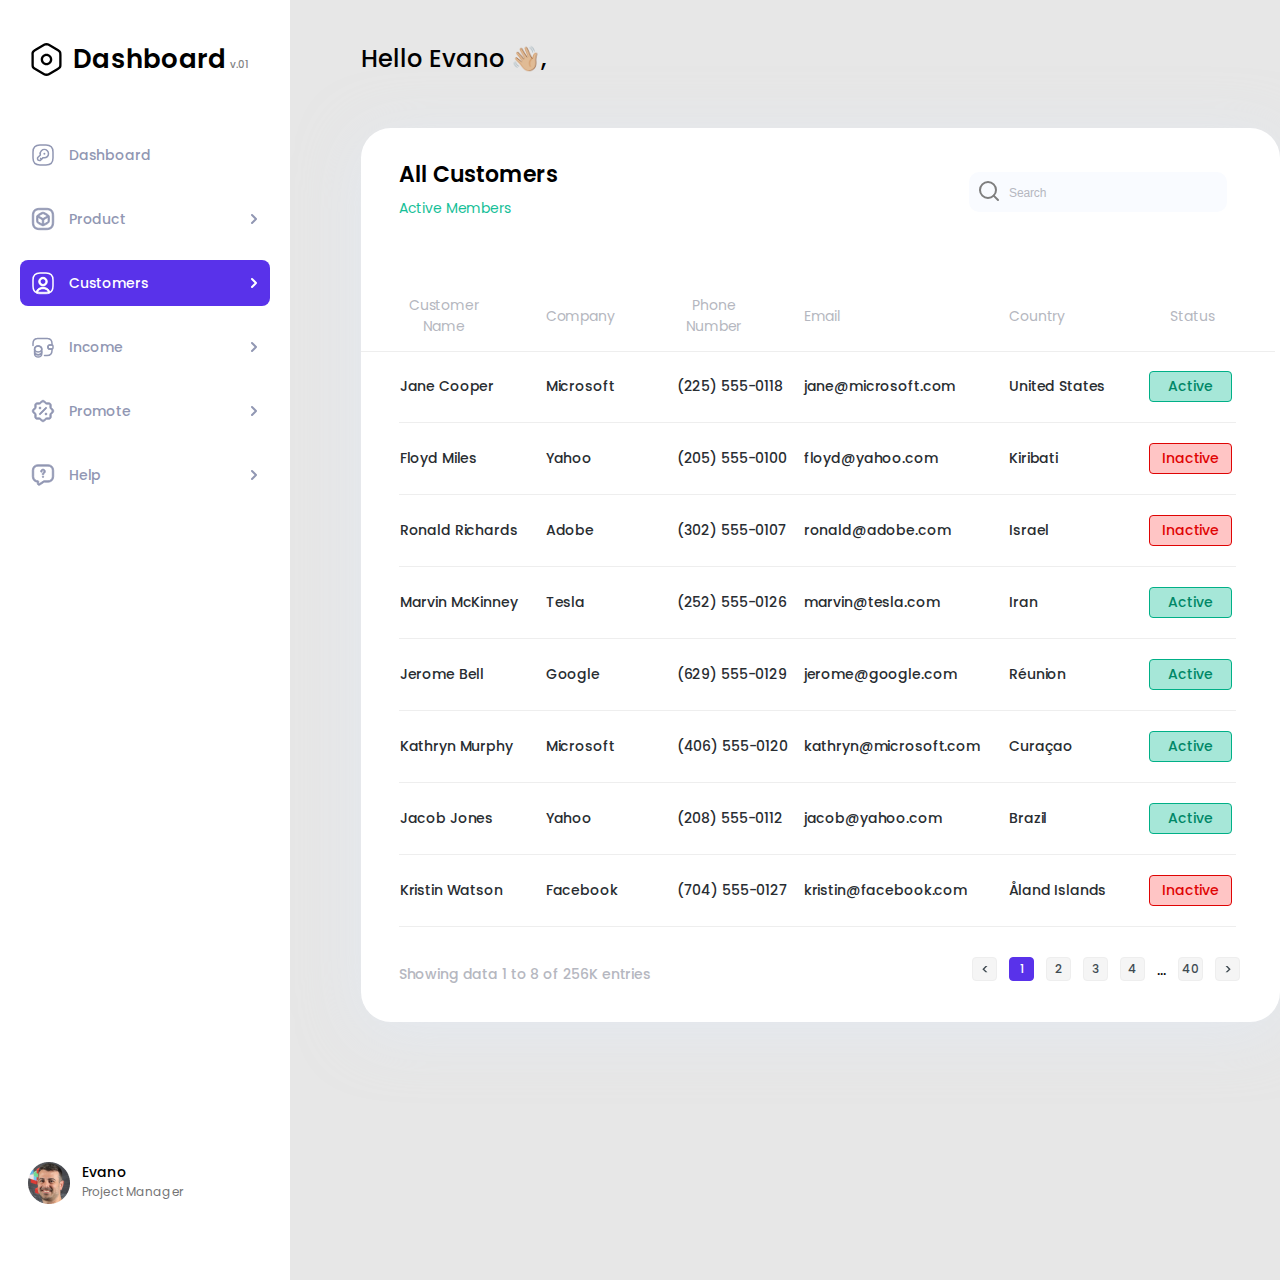
<file: index.html>
<!DOCTYPE html>
<html lang="en">
  <head>
    <meta charset="UTF-8" />
    <meta http-equiv="X-UA-Compatible" content="IE=edge" />
    <meta name="viewport" content="width=device-width, initial-scale=1.0" />
    <title>Dashboard</title>
    <link rel="preconnect" href="https://fonts.googleapis.com" />
    <link rel="preconnect" href="https://fonts.gstatic.com" crossorigin />
    <link
      href="https://fonts.googleapis.com/css2?family=Poppins:wght@400;500;600&display=swap"
      rel="stylesheet"
    />
    <link rel="stylesheet" href="./css/main.min.css" />
  </head>
  <body>
    <section class="main-section">
      <div class="menu">
        <nav class="menu__navigation">
          <div class="menu__logo">
            <a href="index.html" class="menu__logo-link link">
              <svg class="menu__logo-icon">
                <use href="./images/sprite.svg#logo-icon"></use>
              </svg>
              <p class="menu__logo-text">Dashboard</p>
            </a>
            <p class="menu__logo-version">v.01</p>
          </div>

          <ul class="menu__list list">
            <li class="menu__list-item">
              <a href="" class="menu__list-link link">
                <svg class="menu__list-icon">
                  <use href="./images/sprite.svg#dashboard-icon"></use>
                </svg>
                <p class="menu__list-text">Dashboard</p>
              </a>
            </li>
            <li class="menu__list-item">
              <a href="" class="menu__list-link link">
                <svg class="menu__list-icon">
                  <use href="./images/sprite.svg#product-icon"></use>
                </svg>
                <p class="menu__list-text">Product</p>
                <svg class="menu__list-arrow">
                  <use href="./images/sprite.svg#menu-arrow-icon"></use>
                </svg>
              </a>
            </li>
            <li class="menu__list-item menu__list-item_pushed">
              <a href="" class="menu__list-link link">
                <svg class="menu__list-icon">
                  <use href="./images/sprite.svg#customers-icon"></use>
                </svg>
                <p class="menu__list-text">Customers</p>
                <svg class="menu__list-arrow">
                  <use href="./images/sprite.svg#menu-arrow-icon"></use>
                </svg>
              </a>
            </li>
            <li class="menu__list-item">
              <a href="" class="menu__list-link link">
                <svg class="menu__list-icon">
                  <use href="./images/sprite.svg#income-icon"></use>
                </svg>
                <p class="menu__list-text">Income</p>
                <svg class="menu__list-arrow">
                  <use href="./images/sprite.svg#menu-arrow-icon"></use>
                </svg>
              </a>
            </li>
            <li class="menu__list-item">
              <a href="" class="menu__list-link link">
                <svg class="menu__list-icon">
                  <use href="./images/sprite.svg#promote-icon"></use>
                </svg>
                <p class="menu__list-text">Promote</p>
                <svg class="menu__list-arrow">
                  <use href="./images/sprite.svg#menu-arrow-icon"></use>
                </svg>
              </a>
            </li>
            <li class="menu__list-item">
              <a href="" class="menu__list-link link">
                <svg class="menu__list-icon">
                  <use href="./images/sprite.svg#help-icon"></use>
                </svg>
                <p class="menu__list-text">Help</p>
                <svg class="menu__list-arrow">
                  <use href="./images/sprite.svg#menu-arrow-icon"></use>
                </svg>
              </a>
            </li>
          </ul>

          <button class="menu__burger-btn" data-menu-open>
            <svg class="menu__burger-btn-icon">
              <use href="./images/sprite.svg#menu-icon"></use>
            </svg>
          </button>
        </nav>

        <div class="menu__user">
          <a href="" class="menu__user-link link">
            <img
              class="menu__user-photo"
              src="./images/user-photo.png"
              alt="user-photo"
            />
            <div class="menu__user-text">
              <p class="menu__user-name">Evano</p>
              <p class="menu__user-position">Project Manager</p>
            </div>
          </a>
        </div>
      </div>

      <div class="mobile-menu visually-hidden" data-menu>
        <div class="mobile-menu__div">
          <button class="mobile-menu__close-btn" data-menu-close>
            <svg class="mobile-menu__close-btn-icon">
              <use href="./images/sprite.svg#close-icon"></use>
            </svg>
          </button>

          <nav class="mobile-menu__nav">
            <ul class="list mobile-menu__list">
              <li class="mobile-menu__list-item">
                <a href="" class="mobile-menu__list-link link">
                  <svg class="mobile-menu__list-icon">
                    <use href="./images/sprite.svg#dashboard-icon"></use>
                  </svg>
                  <p class="mobile-menu__list-text">Dashboard</p>
                </a>
              </li>
              <li class="mobile-menu__list-item">
                <a href="" class="mobile-menu__list-link link">
                  <svg class="mobile-menu__list-icon">
                    <use href="./images/sprite.svg#product-icon"></use>
                  </svg>
                  <p class="mobile-menu__list-text">Product</p>
                  <svg class="mobile-menu__list-arrow">
                    <use href="./images/sprite.svg#menu-arrow-icon"></use>
                  </svg>
                </a>
              </li>
              <li class="mobile-menu__list-item mobile-menu__list-item_pushed">
                <a href="" class="mobile-menu__list-link link">
                  <svg class="mobile-menu__list-icon">
                    <use href="./images/sprite.svg#customers-icon"></use>
                  </svg>
                  <p class="mobile-menu__list-text">Customers</p>
                  <svg class="mobile-menu__list-arrow">
                    <use href="./images/sprite.svg#menu-arrow-icon"></use>
                  </svg>
                </a>
              </li>
              <li class="mobile-menu__list-item">
                <a href="" class="mobile-menu__list-link link">
                  <svg class="mobile-menu__list-icon">
                    <use href="./images/sprite.svg#income-icon"></use>
                  </svg>
                  <p class="mobile-menu__list-text">Income</p>
                  <svg class="mobile-menu__list-arrow">
                    <use href="./images/sprite.svg#menu-arrow-icon"></use>
                  </svg>
                </a>
              </li>
              <li class="mobile-menu__list-item">
                <a href="" class="mobile-menu__list-link link">
                  <svg class="mobile-menu__list-icon">
                    <use href="./images/sprite.svg#promote-icon"></use>
                  </svg>
                  <p class="mobile-menu__list-text">Promote</p>
                  <svg class="mobile-menu__list-arrow">
                    <use href="./images/sprite.svg#menu-arrow-icon"></use>
                  </svg>
                </a>
              </li>
              <li class="mobile-menu__list-item">
                <a href="" class="mobile-menu__list-link link">
                  <svg class="mobile-menu__list-icon">
                    <use href="./images/sprite.svg#help-icon"></use>
                  </svg>
                  <p class="mobile-menu__list-text">Help</p>
                  <svg class="mobile-menu__list-arrow">
                    <use href="./images/sprite.svg#menu-arrow-icon"></use>
                  </svg>
                </a>
              </li>
            </ul>
          </nav>

          <div class="mobile-menu__user">
            <a href="" class="mobile-menu__user-link link">
              <img
                class="mobile-menu__user-photo"
                src="./images/user-photo.png"
                alt="user-photo"
              />
              <div class="mobile-menu__user-text">
                <p class="mobile-menu__user-name">Evano</p>
                <p class="mobile-menu__user-position">Project Manager</p>
              </div>
            </a>
          </div>
        </div>
      </div>

      <div class="main">
        <h1 class="main__greeting">Hello Evano 👋🏼,</h1>

        <div class="main__customers">
          <div class="main__customers-header">
            <div class="main__customers-text">
              <h2 class="main__customers-title">All Customers</h2>
              <p class="main__customers-active">Active Members</p>
            </div>

            <div class="main__customers-input-div">
              <input
                type="text"
                class="main__customers-input"
                placeholder="Search"
              />
              <svg class="main__customers-input-icon">
                <use href="./images/sprite.svg#search-icon"></use>
              </svg>
            </div>
          </div>

          <div class="main__customers-main">
            <table class="main__customers-table">
              <thead>
                <tr class="main__customers-table-titles">
                  <th class="main__customers-table-title-name">
                    Customer Name
                  </th>
                  <th class="main__customers-table-title-company">Company</th>
                  <th class="main__customers-table-title-phone">
                    Phone Number
                  </th>
                  <th class="main__customers-table-title-email">Email</th>
                  <th class="main__customers-table-title-country">Country</th>
                  <th class="main__customers-table-title-status">Status</th>
                </tr>
              </thead>

              <tbody>
                <tr class="main__customers-table-item">
                  <td>Jane Cooper</td>
                  <td>Microsoft</td>
                  <td>(225) 555-0118</td>
                  <td>jane@microsoft.com</td>
                  <td>United States</td>
                  <td class="main__customers-table-item_active">Active</td>
                </tr>

                <tr class="main__customers-table-item">
                  <td>Floyd Miles</td>
                  <td>Yahoo</td>
                  <td>(205) 555-0100</td>
                  <td>floyd@yahoo.com</td>
                  <td>Kiribati</td>
                  <td class="main__customers-table-item_inactive">Inactive</td>
                </tr>

                <tr class="main__customers-table-item">
                  <td>Ronald Richards</td>
                  <td>Adobe</td>
                  <td>(302) 555-0107</td>
                  <td>ronald@adobe.com</td>
                  <td>Israel</td>
                  <td class="main__customers-table-item_inactive">Inactive</td>
                </tr>

                <tr class="main__customers-table-item">
                  <td>Marvin McKinney</td>
                  <td>Tesla</td>
                  <td>(252) 555-0126</td>
                  <td>marvin@tesla.com</td>
                  <td>Iran</td>
                  <td class="main__customers-table-item_active">Active</td>
                </tr>

                <tr class="main__customers-table-item">
                  <td>Jerome Bell</td>
                  <td>Google</td>
                  <td>(629) 555-0129</td>
                  <td>jerome@google.com</td>
                  <td>Réunion</td>
                  <td class="main__customers-table-item_active">Active</td>
                </tr>

                <tr class="main__customers-table-item">
                  <td>Kathryn Murphy</td>
                  <td>Microsoft</td>
                  <td>(406) 555-0120</td>
                  <td>kathryn@microsoft.com</td>
                  <td>Curaçao</td>
                  <td class="main__customers-table-item_active">Active</td>
                </tr>

                <tr class="main__customers-table-item">
                  <td>Jacob Jones</td>
                  <td>Yahoo</td>
                  <td>(208) 555-0112</td>
                  <td>jacob@yahoo.com</td>
                  <td>Brazil</td>
                  <td class="main__customers-table-item_active">Active</td>
                </tr>

                <tr class="main__customers-table-item">
                  <td>Kristin Watson</td>
                  <td>Facebook</td>
                  <td>(704) 555-0127</td>
                  <td>kristin@facebook.com</td>
                  <td>Åland Islands</td>
                  <td class="main__customers-table-item_inactive">Inactive</td>
                </tr>
              </tbody>
            </table>
          </div>

          <div class="main__customers-footer">
            <p class="main__showing-data">
              Showing data 1 to 8 of 256K entries
            </p>

            <ul class="main__pagination list">
              <li class="main__pagination-item">
                <button class="main__pagination-btn button">
                  <svg class="main__pagination-left-icon">
                    <use href="./images/sprite.svg#page-left-icon"></use>
                  </svg>
                </button>
              </li>
              <li class="main__pagination-item">
                <button
                  class="main__pagination-btn main__pagination-btn_current button"
                >
                  1
                </button>
              </li>
              <li class="main__pagination-item">
                <button class="main__pagination-btn button">2</button>
              </li>
              <li class="main__pagination-item">
                <button class="main__pagination-btn button">3</button>
              </li>
              <li class="main__pagination-item">
                <button class="main__pagination-btn button">4</button>
              </li>
              <li class="main__pagination-item">...</li>
              <li class="main__pagination-item">
                <button class="main__pagination-btn button">40</button>
              </li>
              <li class="main__pagination-item">
                <button class="main__pagination-btn button">
                  <svg class="main__pagination-right-icon">
                    <use href="./images/sprite.svg#page-right-icon"></use>
                  </svg>
                </button>
              </li>
            </ul>
          </div>
        </div>
      </div>
    </section>

    <script src="./index.js"></script>
  </body>
</html>
</file>
<file: css/main.min.css>
:root{--color-contrast: #5932EA;--dark-text-color: #000;--primary-transition: 250ms cubic-bezier(0.4, 0, 0.2, 1)}.visually-hidden{position:absolute;white-space:nowrap;width:1px;height:1px;overflow:hidden;border:0;padding:0;clip:rect(0 0 0 0);clip-path:inset(50%);margin:-1px}body{background-color:#e7e7e7;font-family:"Poppins",sans-serif;margin:0}h1,h2,h3,h4,h5,h6,p{margin-top:0;margin-bottom:0}ul{margin-top:0;margin-bottom:0;padding-left:0}th{font-weight:normal;padding-bottom:14px}.img{display:block;max-width:100%;height:auto}.link{text-decoration:none}.list{list-style:none}.button{font-family:inherit;cursor:pointer;border:none}@media screen and (min-width: 767px){.main-section{display:flex}}.main__customers{background:#fff;box-shadow:0px 10px 60px rgba(226,236,249,.5);border-radius:30px}@media screen and (max-width: 767px){.main__customers{margin-left:5px;margin-right:5px;margin-top:30px;margin-bottom:100px}}@media screen and (min-width: 767px){.main__customers{background:#fff;box-shadow:0px 10px 60px rgba(226,236,249,.5);border-radius:30px;margin-left:71px;margin-top:51px;margin-bottom:258px}}.menu__logo{display:flex;align-items:last baseline;padding-top:40px;margin-bottom:53px;margin-left:28px}.menu__logo-link{display:flex;align-items:center;gap:8px}.menu__logo-icon{width:37px;height:37px}.menu__logo-text{font-style:normal;font-weight:600;font-size:26px;line-height:39px;letter-spacing:.01em;color:var(--dark-text-color)}.menu__logo-version{font-style:normal;font-weight:500;font-size:10px;line-height:15px;letter-spacing:-0.01em;color:#838383;padding-left:4px}.main__greeting{font-style:normal;font-weight:500;font-size:24px;line-height:36px;color:var(--dark-text-color);margin-left:71px;margin-top:41px}.menu{background-color:#fff}.menu__list-item{width:250px;height:46px;background:inherit;border-radius:8px;margin-left:auto;margin-right:auto;transition:var(--primary-transition)}.menu__list-item:is(:hover,:focus){background-color:var(--color-contrast)}.menu__list-item_pushed{background-color:var(--color-contrast)}.menu__list-item_pushed .menu__list-text{color:#fff}.menu__list-item_pushed .menu__list-icon,.menu__list-item_pushed .menu__list-arrow{fill:#fff;stroke:#fff}.menu__list-link{width:250px;display:flex;align-items:center;width:100%;height:100%}.menu__list-icon{display:block;width:24px;height:24px;margin-left:11px;fill:#9197b3;stroke:#9197b3;transition:var(--primary-transition)}.menu__list-item:hover .menu__list-icon,.menu__list-item:focus .menu__list-icon{fill:#fff;stroke:#fff}.menu__list-text{font-style:normal;font-weight:500;font-size:14px;line-height:21px;letter-spacing:-0.01em;color:#9197b3;margin-left:14px;transition:var(--primary-transition)}.menu__list-item:hover .menu__list-text,.menu__list-item:focus .menu__list-text{color:#fff}.menu__list-arrow{display:block;width:16px;height:16px;margin-left:auto;margin-right:8px;fill:#9197b3;stroke:#9197b3;transition:var(--primary-transition)}.menu__list-item:hover .menu__list-arrow,.menu__list-item:focus .menu__list-arrow{fill:#fff;stroke:#fff}@media screen and (max-width: 767px){.menu__list,.menu__user{display:none}.menu__burger-btn{background-color:inherit;border:none}.menu__burger-btn-icon{height:20px;width:20px}.menu__navigation{display:flex;flex-direction:row-reverse;align-items:center;justify-content:space-around}}@media screen and (min-width: 767px){.menu__burger-btn{display:none}.menu{position:relative;width:306px}.menu__list{display:flex;flex-direction:column;gap:18px}.menu__list-item{width:250px;height:46px;background:inherit;border-radius:8px;margin-left:auto;margin-right:auto;transition:var(--primary-transition)}.menu__list-item:is(:hover,:focus){background-color:var(--color-contrast)}.menu__list-item_pushed{background-color:var(--color-contrast)}.menu__list-item_pushed .menu__list-text{color:#fff}.menu__list-item_pushed .menu__list-icon,.menu__list-item_pushed .menu__list-arrow{fill:#fff;stroke:#fff}.menu__list-link{width:250px;display:flex;align-items:center;width:100%;height:100%}.menu__list-icon{display:block;width:24px;height:24px;margin-left:11px;fill:#9197b3;stroke:#9197b3;transition:var(--primary-transition)}.menu__list-item:hover .menu__list-icon,.menu__list-item:focus .menu__list-icon{fill:#fff;stroke:#fff}.menu__list-text{font-style:normal;font-weight:500;font-size:14px;line-height:21px;letter-spacing:-0.01em;color:#9197b3;margin-left:14px;transition:var(--primary-transition)}.menu__list-item:hover .menu__list-text,.menu__list-item:focus .menu__list-text{color:#fff}.menu__list-arrow{display:block;width:16px;height:16px;margin-left:auto;margin-right:8px;fill:#9197b3;stroke:#9197b3;transition:var(--primary-transition)}.menu__list-item:hover .menu__list-arrow,.menu__list-item:focus .menu__list-arrow{fill:#fff;stroke:#fff}.menu__user{position:absolute;bottom:76px;display:flex;margin-left:28px;margin-top:auto}.menu__user-link{display:flex;gap:12px}.menu__user-photo{height:42px;width:42px}.menu__user-name{font-style:normal;font-weight:500;font-size:14px;line-height:21px;letter-spacing:.01em;color:var(--dark-text-color)}.menu__user-position{font-style:normal;font-weight:400;font-size:12px;line-height:18px;letter-spacing:.01em;color:#757575}}.main__customers-title{font-weight:600;font-size:22px;line-height:33px;letter-spacing:-0.01em;color:var(--dark-text-color);margin-bottom:7px}.main__customers-active{font-weight:400;font-size:14px;line-height:21px;letter-spacing:-0.01em;color:#16c098}.main__customers-input-div{position:relative}.main__customers-input{background:#f9fbff;border-radius:10px;width:216px;height:38px;border:none;padding-left:40px}.main__customers-input:focus{outline:none}.main__customers-input::placeholder{font-weight:400;font-size:12px;line-height:18px;letter-spacing:-0.01em;color:#b5b7c0}.main__customers-input-icon{position:absolute;width:24px;height:24px;left:8px;top:7px}@media screen and (max-width: 767px){.main__customers-text{margin-top:30px;margin-bottom:15px;text-align:center}.main__customers-input-div{margin-left:10px;margin-bottom:30px}}@media screen and (min-width: 767px){.main__customers-header{display:flex}.main__customers-text{margin-top:30px;margin-left:38px;margin-bottom:75px}.main__customers-input-div{margin-left:auto;margin-top:44px;margin-right:53px}}.main__customers-table{border-collapse:collapse}.main__customers-table-titles{position:relative;font-weight:500;font-size:14px;line-height:21px;letter-spacing:-0.01em;color:#b5b7c0}.main__customers-table-item_active{display:flex;align-items:center;justify-content:center;font-weight:500;font-size:14px;line-height:21px;letter-spacing:-0.01em;color:#008767;background-color:rgba(22,192,152,.38);border:1px solid #00b087;border-radius:4px;padding:4px 18px;margin-right:4px}.main__customers-table-item_inactive{display:flex;align-items:center;justify-content:center;font-weight:500;font-size:14px;line-height:21px;letter-spacing:-0.01em;color:#df0404;background-color:#ffc5c5;border:1px solid #df0404;border-radius:4px;padding:4px 12px;margin-right:4px}.main__customers-table-item{font-weight:500;font-size:14px;line-height:21px;letter-spacing:-0.01em;color:#292d32;border-bottom:1px solid #eee}@media screen and (max-width: 570px){.main__customers-main{display:flex;justify-content:center}.main__customers-table-titles{display:none}.main__customers-table-item{display:flex;flex-direction:column;align-items:center;text-align:center;width:100%}.main__customers-table-item td{margin-top:10px;margin-bottom:10px}}@media screen and (min-width: 571px)and (max-width: 767px){.main__customers-main{padding-left:5px;padding-right:5px}.main__customers-table{margin-left:auto;margin-right:auto}.main__customers-table-titles{border-bottom:1px solid #eee}.main__customers-table-titles th{margin-right:5px;padding-right:10px}.main__customers-table-item td{margin-top:10px;margin-bottom:10px}.main__customers-table-item th{padding-bottom:7px}}@media screen and (min-width: 767px){.main__customers-main{padding-left:38px;padding-right:44px}.main__customers-table{border-collapse:collapse}.main__customers-table-titles::after{content:"";position:absolute;width:109.2%;border-bottom:1px solid #eee;left:-38px;top:100%}.main__customers-table-title-name{padding-right:57px}.main__customers-table-title-company{padding-right:61px}.main__customers-table-title-phone{padding-right:52px}.main__customers-table-title-email{padding-right:168px}.main__customers-table-title-country{padding-right:84px}.main__customers-table-item td{margin-top:20px;margin-bottom:20px}.main__customers-table-item th{padding-bottom:14px}}.main__showing-data{font-weight:500;font-size:14px;line-height:21px;letter-spacing:-0.01em;color:#b5b7c0}.main__pagination{display:flex;gap:12px}.main__pagination-btn{display:flex;flex-direction:column;justify-content:center;align-items:center;padding:6px 9px;gap:10px;width:25px;height:24px;background-color:#f5f5f5;border:1px solid #eee;border-radius:4px;font-weight:500;font-size:12px;line-height:100%;letter-spacing:-0.01em;color:#404b52;transition:var(--primary-transition)}.main__pagination-btn:hover,.main__pagination-btn:focus{background-color:var(--color-contrast);border:1px solid var(--color-contrast);border-radius:4px;color:#fff}.main__pagination-btn_current{background-color:var(--color-contrast);border:1px solid var(--color-contrast);border-radius:4px;color:#fff}.main__pagination-left-icon,.main__pagination-right-icon{width:8px;height:12px;fill:#404b52;transition:var(--primary-transition)}.main__pagination-btn:hover .main__pagination-left-icon,.main__pagination-btn:focus .main__pagination-left-icon,.main__pagination-btn:hover .main__pagination-right-icon,.main__pagination-btn:focus .main__pagination-right-icon{fill:#fff}@media screen and (max-width: 767px){.main__showing-data{text-align:center;margin-top:10px;margin-bottom:15px}.main__pagination{justify-content:center;padding-bottom:20px}}@media screen and (min-width: 767px){.main__customers-footer{display:flex;align-items:center}.main__showing-data{margin-left:38px}.main__pagination{margin-top:30px;margin-bottom:40px;margin-left:auto;margin-right:40px}}.mobile-menu__div{position:fixed;top:0;left:0;z-index:100;width:100%;height:100%;background-color:#fff;opacity:1}.mobile-menu__close-btn{background-color:inherit;border:none;margin-left:20px;margin-top:20px}.mobile-menu__close-btn-icon{height:20px;width:20px}.mobile-menu__list{display:flex;flex-direction:column;gap:18px;margin-top:50px}.mobile-menu__list-item{width:250px;height:46px;background:inherit;border-radius:8px;margin-left:auto;margin-right:auto;transition:var(--primary-transition)}.mobile-menu__list-item:is(:hover,:focus){background-color:var(--color-contrast)}.mobile-menu__list-item_pushed{background-color:var(--color-contrast)}.mobile-menu__list-item_pushed .mobile-menu__list-text{color:#fff}.mobile-menu__list-item_pushed .mobile-menu__list-icon,.mobile-menu__list-item_pushed .mobile-menu__list-arrow{fill:#fff;stroke:#fff}.mobile-menu__list-link{width:250px;display:flex;align-items:center;width:100%;height:100%}.mobile-menu__list-icon{display:block;width:24px;height:24px;margin-left:11px;fill:#9197b3;stroke:#9197b3;transition:var(--primary-transition)}.mobile-menu__list-item:focus .mobile-menu__list-icon{fill:#fff;stroke:#fff}.mobile-menu__list-text{font-style:normal;font-weight:500;font-size:14px;line-height:21px;letter-spacing:-0.01em;color:#9197b3;margin-left:14px;transition:var(--primary-transition)}.mobile-menu__list-item:focus .mobile-menu__list-text{color:#fff}.mobile-menu__list-arrow{display:block;width:16px;height:16px;margin-left:auto;margin-right:8px;fill:#9197b3;stroke:#9197b3;transition:var(--primary-transition)}.mobile-menu__list-item:focus .mobile-menu__list-arrow{fill:#fff;stroke:#fff}.mobile-menu__user{position:absolute;bottom:30px;margin-left:30px}.mobile-menu__user-link{display:flex;gap:12px;align-items:center}.mobile-menu__user-photo{height:60px;width:60px}.mobile-menu__user-name{font-style:normal;font-weight:500;font-size:24px;line-height:21px;letter-spacing:.01em;color:var(--dark-text-color);padding-bottom:7px}.mobile-menu__user-position{font-style:normal;font-weight:400;font-size:18px;line-height:18px;letter-spacing:.01em;color:#757575}/*# sourceMappingURL=main.min.css.map */
</file>
